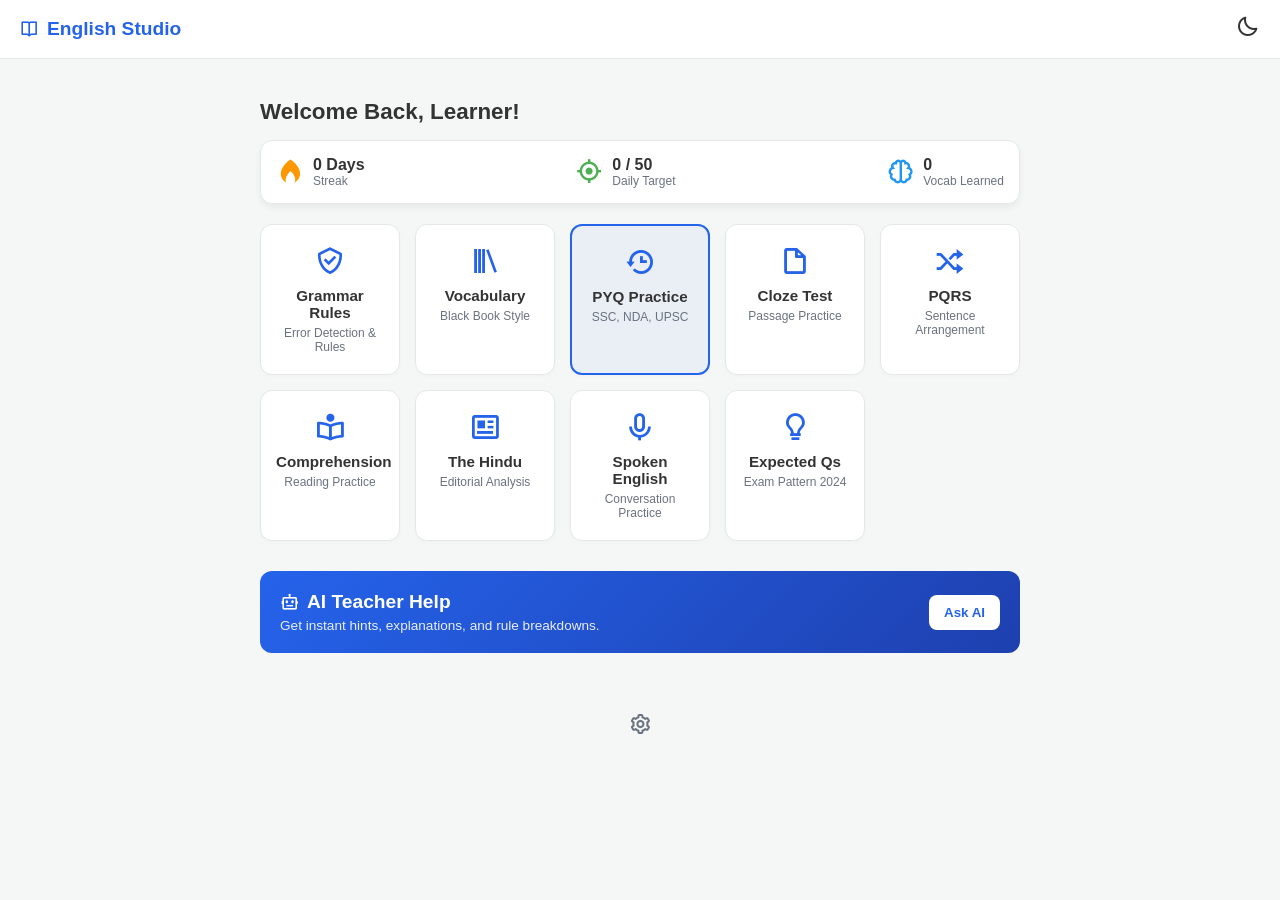
<file: index.html>
<!DOCTYPE html>
<html lang="en">
<head>
    <meta charset="UTF-8">
    <meta name="viewport" content="width=device-width, initial-scale=1.0">
    <title>English Learning Studio</title>
    <link rel="stylesheet" href="styles.css">
    <!-- Boxicons for modern, lightweight icons -->
    <link href='https://unpkg.com/boxicons@2.1.4/css/boxicons.min.css' rel='stylesheet'>
</head>
<body>

    <!-- Header -->
    <header class="top-header">
        <div class="logo">
            <i class='bx bx-book-open'></i>
            <span>English Studio</span>
        </div>
        <button id="theme-toggle" class="icon-btn">
            <i class='bx bx-moon'></i>
        </button>
    </header>

    <!-- Main Content -->
    <main class="container">
        
        <!-- Welcome & Progress Section -->
        <section class="progress-section">
            <h2>Welcome Back, Learner!</h2>
            <div class="stats-card">
                <div class="stat-item">
                    <i class='bx bxs-flame' style='color:#ff9800'></i>
                    <div>
                        <h4 id="streak-count">0 Days</h4>
                        <p>Streak</p>
                    </div>
                </div>
                <div class="stat-item">
                    <i class='bx bx-target-lock' style='color:#4caf50'></i>
                    <div>
                        <h4><span id="questions-done">0</span> / 50</h4>
                        <p>Daily Target</p>
                    </div>
                </div>
                <div class="stat-item">
                    <i class='bx bx-brain' style='color:#2196f3'></i>
                    <div>
                        <h4 id="vocab-learned">0</h4>
                        <p>Vocab Learned</p>
                    </div>
                </div>
            </div>
        </section>

        <!-- Learning Rooms Grid -->
        <section class="rooms-grid">
            
            <a href="grammar.html" class="room-card">
                <i class='bx bx-check-shield room-icon'></i>
                <h3>Grammar Rules</h3>
                <p>Error Detection & Rules</p>
            </a>

            <a href="vocab.html" class="room-card">
                <i class='bx bx-library room-icon'></i>
                <h3>Vocabulary</h3>
                <p>Black Book Style</p>
            </a>

            <a href="pyq.html" class="room-card highlight">
                <i class='bx bx-history room-icon'></i>
                <h3>PYQ Practice</h3>
                <p>SSC, NDA, UPSC</p>
            </a>

            <a href="cloze.html" class="room-card">
                <i class='bx bx-file-blank room-icon'></i>
                <h3>Cloze Test</h3>
                <p>Passage Practice</p>
            </a>

            <a href="pqrs.html" class="room-card">
                <i class='bx bx-shuffle room-icon'></i>
                <h3>PQRS</h3>
                <p>Sentence Arrangement</p>
            </a>

            <a href="rc.html" class="room-card">
                <i class='bx bx-book-reader room-icon'></i>
                <h3>Comprehension</h3>
                <p>Reading Practice</p>
            </a>

            <a href="editorial.html" class="room-card">
                <i class='bx bx-news room-icon'></i>
                <h3>The Hindu</h3>
                <p>Editorial Analysis</p>
            </a>

            <a href="spoken.html" class="room-card">
                <i class='bx bx-microphone room-icon'></i>
                <h3>Spoken English</h3>
                <p>Conversation Practice</p>
            </a>
            
            <a href="expected.html" class="room-card">
                <i class='bx bx-bulb room-icon'></i>
                <h3>Expected Qs</h3>
                <p>Exam Pattern 2024</p>
            </a>

        </section>

        <!-- AI Teacher Feature -->
        <section class="ai-section">
            <div class="ai-card">
                <div class="ai-info">
                    <h3><i class='bx bx-bot'></i> AI Teacher Help</h3>
                    <p>Get instant hints, explanations, and rule breakdowns.</p>
                </div>
                <button class="ai-btn" onclick="alert('AI Teacher module will be added in Phase 2!')">Ask AI</button>
            </div>
        </section>

    </main>

    <script src="app.js"></script>
</body>
</html>
        <!-- Admin Settings Icon (At the bottom of index.html) -->
        <div style="text-align: center; margin-top: 40px;">
            <a href="admin.html" style="color: var(--text-muted); text-decoration: none; font-size: 1.5rem;">
                <i class='bx bx-cog'></i>
            </a>
        </div>
</file>
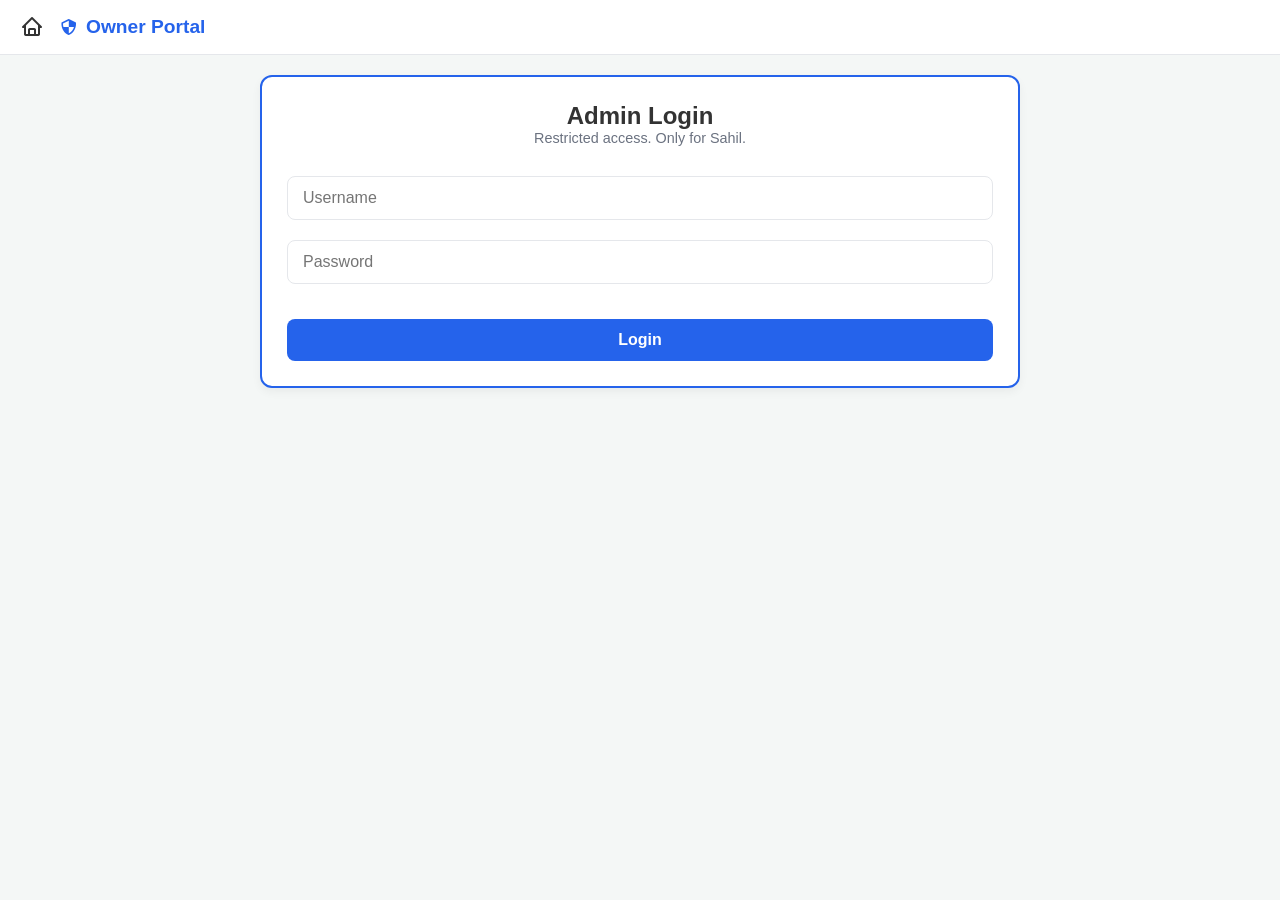
<file: admin.html>
<!DOCTYPE html>
<html lang="en">
<head>
    <meta charset="UTF-8">
    <meta name="viewport" content="width=device-width, initial-scale=1.0">
    <title>Admin Panel - English Studio</title>
    <link rel="stylesheet" href="styles.css">
    <link href='https://unpkg.com/boxicons@2.1.4/css/boxicons.min.css' rel='stylesheet'>
</head>
<body>

    <header class="page-header">
        <a href="index.html" class="back-btn"><i class='bx bx-home'></i></a>
        <div class="logo">
            <i class='bx bx-shield-quarter'></i>
            <span>Owner Portal</span>
        </div>
    </header>

    <main class="container">
        <!-- Login Section -->
        <div id="login-section" class="admin-card">
            <h2>Admin Login</h2>
            <p style="color: var(--text-muted); font-size: 0.9rem; margin-bottom: 20px;">Restricted access. Only for Sahil.</p>
            
            <input type="text" id="admin-user" class="search-bar" placeholder="Username" style="margin-bottom: 10px;">
            <input type="password" id="admin-pass" class="search-bar" placeholder="Password" style="margin-bottom: 20px;">
            
            <button class="learn-btn" onclick="checkLogin()">Login</button>
            <p id="login-error" style="color: #f44336; margin-top: 10px; display: none; font-weight: bold;">Incorrect Username or Password!</p>
        </div>

        <!-- Admin Dashboard (Hidden by default) -->
        <div id="admin-dashboard" style="display: none;">
            <h2 class="section-title">Upload Study Source</h2>
            
            <div class="admin-card">
                <label style="font-weight: bold; margin-bottom: 10px; display: block;">1. Select Target Room</label>
                <select id="target-room" class="search-bar">
                    <option value="rc">Reading Comprehension</option>
                    <option value="vocab">Vocabulary</option>
                    <option value="pyq">PYQ Practice</option>
                </select>

                <label style="font-weight: bold; margin: 15px 0 10px 0; display: block;">2. Upload PDF/Text Source</label>
                <div class="upload-box">
                    <i class='bx bx-cloud-upload' style='font-size: 3rem; color: var(--primary-color);'></i>
                    <p>Tap to select file (PDF, TXT)</p>
                    <input type="file" id="file-upload" style="display:none;">
                    <button class="option-btn" onclick="document.getElementById('file-upload').click()" style="margin-top: 10px;">Choose File</button>
                </div>

                <label style="font-weight: bold; margin: 15px 0 10px 0; display: block;">3. Or Paste Content Manually</label>
                <textarea class="search-bar" rows="5" placeholder="Paste The Hindu editorial or grammar rules here..."></textarea>

                <button class="learn-btn" onclick="generateQuestions()" style="margin-top: 20px; background-color: #4caf50;">
                    <i class='bx bx-cog'></i> Generate AI Questions
                </button>
            </div>
        </div>
    </main>

    <script src="app.js"></script>
    <script src="admin.js"></script>
</body>
</html>
</file>
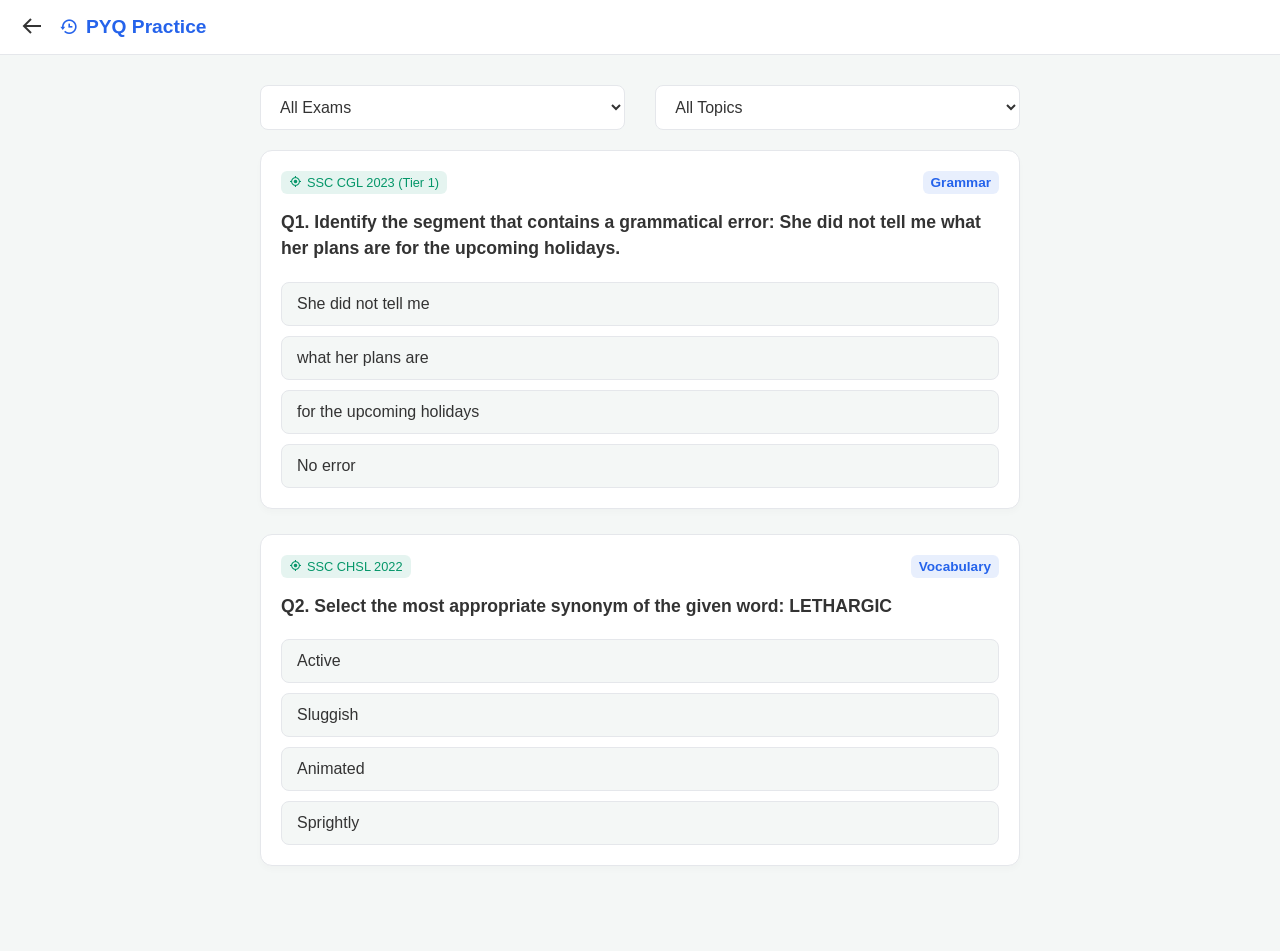
<file: pyq.html>
<!DOCTYPE html>
<html lang="en">
<head>
    <meta charset="UTF-8">
    <meta name="viewport" content="width=device-width, initial-scale=1.0">
    <title>PYQ Practice - English Studio</title>
    <link rel="stylesheet" href="styles.css">
    <link href='https://unpkg.com/boxicons@2.1.4/css/boxicons.min.css' rel='stylesheet'>
</head>
<body>

    <header class="page-header">
        <a href="index.html" class="back-btn"><i class='bx bx-arrow-back'></i></a>
        <div class="logo">
            <i class='bx bx-history'></i>
            <span>PYQ Practice</span>
        </div>
    </header>

    <main class="container">
        <!-- Filters (For future expansion) -->
        <div class="filter-section">
            <select id="exam-filter" class="search-bar" style="width: 48%; display: inline-block;">
                <option value="all">All Exams</option>
                <option value="SSC CGL">SSC CGL</option>
                <option value="SSC CHSL">SSC CHSL</option>
            </select>
            <select id="topic-filter" class="search-bar" style="width: 48%; display: inline-block; float: right;">
                <option value="all">All Topics</option>
                <option value="Grammar">Grammar</option>
                <option value="Vocabulary">Vocabulary</option>
            </select>
        </div>

        <div id="quiz-container">
            <!-- Questions will be injected here via JavaScript -->
        </div>
    </main>

    <script src="app.js"></script>
    <script src="pyq.js"></script>
</body>
</html>
</file>
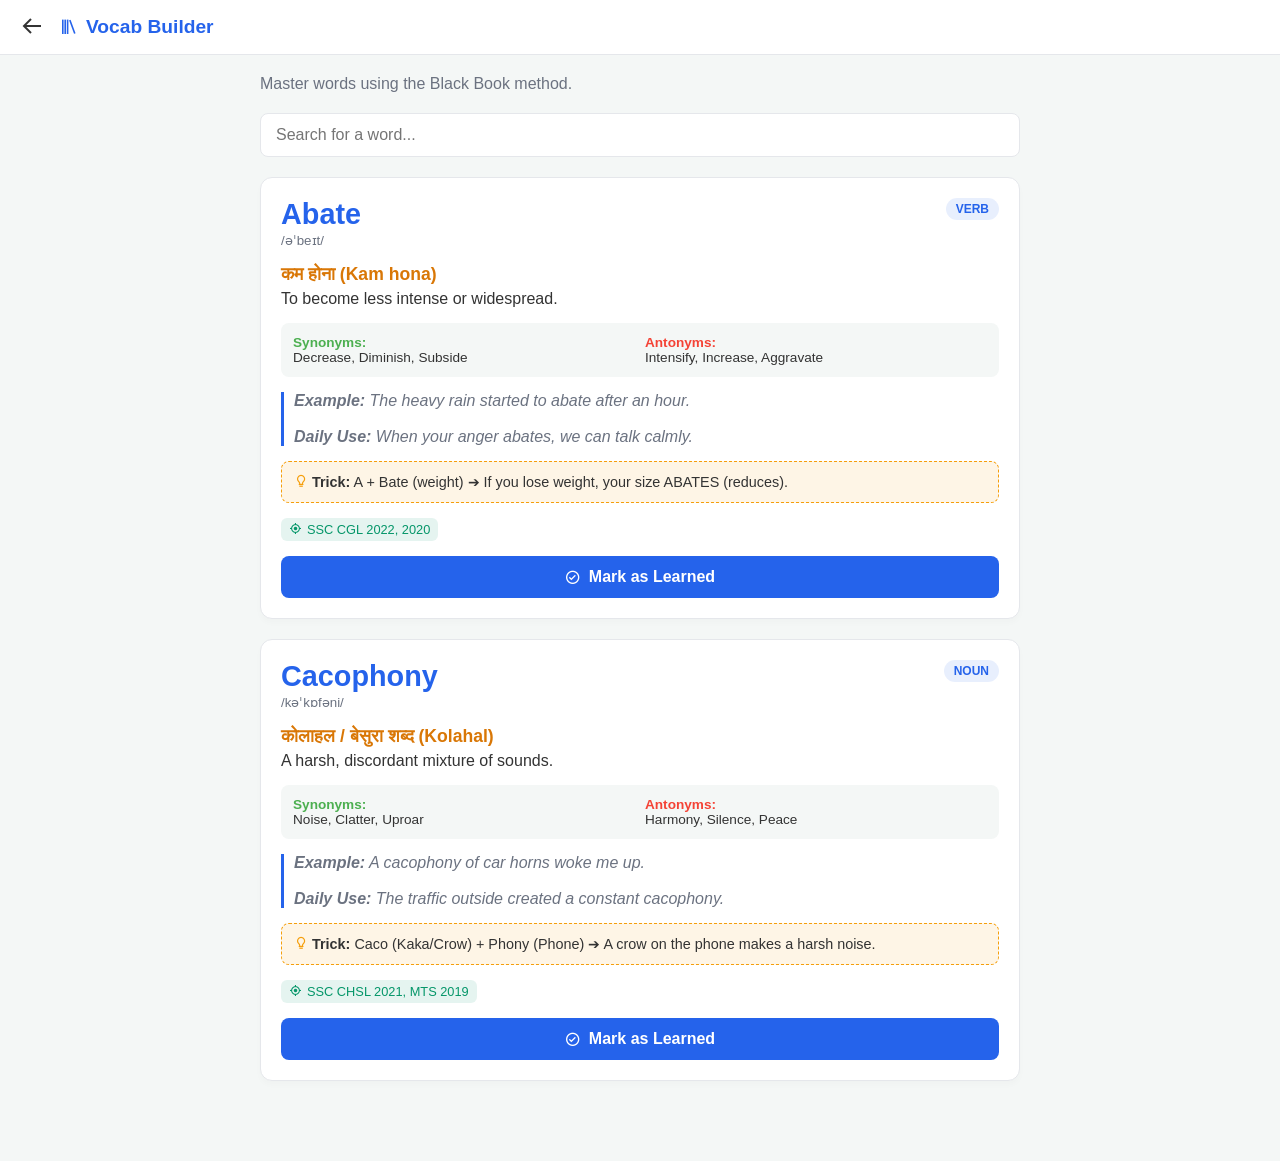
<file: vocab.html>
<!DOCTYPE html>
<html lang="en">
<head>
    <meta charset="UTF-8">
    <meta name="viewport" content="width=device-width, initial-scale=1.0">
    <title>Vocabulary - English Studio</title>
    <link rel="stylesheet" href="styles.css">
    <!-- Icons -->
    <link href='https://unpkg.com/boxicons@2.1.4/css/boxicons.min.css' rel='stylesheet'>
</head>
<body>

    <!-- Top Header with Back Button -->
    <header class="page-header">
        <a href="index.html" class="back-btn"><i class='bx bx-arrow-back'></i></a>
        <div class="logo">
            <i class='bx bx-library'></i>
            <span>Vocab Builder</span>
        </div>
    </header>

    <main class="container">
        <p style="color: var(--text-muted); margin-bottom: 10px;">Master words using the Black Book method.</p>
        
        <input type="text" id="search-vocab" class="search-bar" placeholder="Search for a word...">

        <!-- Vocabulary Cards will appear inside this div automatically -->
        <div id="vocab-list"></div>
    </main>

    <!-- Scripts -->
    <script src="app.js"></script>
    <script src="vocab.js"></script>
</body>
</html>
</file>
<file: styles.css>
/* Core Variables & Theming */
:root {
    --bg-color: #f4f7f6;
    --text-color: #333333;
    --card-bg: #ffffff;
    --primary-color: #2563eb;
    --secondary-color: #1e40af;
    --border-color: #e5e7eb;
    --text-muted: #6b7280;
}

.dark-theme {
    --bg-color: #121212;
    --text-color: #f3f4f6;
    --card-bg: #1e1e1e;
    --primary-color: #3b82f6;
    --secondary-color: #60a5fa;
    --border-color: #374151;
    --text-muted: #9ca3af;
}

/* Base Reset */
* {
    margin: 0;
    padding: 0;
    box-sizing: border-box;
    font-family: -apple-system, BlinkMacSystemFont, "Segoe UI", Roboto, Helvetica, Arial, sans-serif;
}

body {
    background-color: var(--bg-color);
    color: var(--text-color);
    transition: background-color 0.3s, color 0.3s;
    padding-bottom: 40px;
}

/* Layout */
.container {
    padding: 20px;
    max-width: 800px;
    margin: 0 auto;
}

/* Header */
.top-header {
    display: flex;
    justify-content: space-between;
    align-items: center;
    padding: 15px 20px;
    background-color: var(--card-bg);
    border-bottom: 1px solid var(--border-color);
    position: sticky;
    top: 0;
    z-index: 100;
}

.logo {
    display: flex;
    align-items: center;
    gap: 8px;
    font-size: 1.2rem;
    font-weight: 700;
    color: var(--primary-color);
}

.icon-btn {
    background: none;
    border: none;
    font-size: 1.5rem;
    color: var(--text-color);
    cursor: pointer;
}

/* Progress Section */
.progress-section {
    margin: 20px 0;
}

.progress-section h2 {
    font-size: 1.4rem;
    margin-bottom: 15px;
}

.stats-card {
    display: flex;
    justify-content: space-between;
    background-color: var(--card-bg);
    padding: 15px;
    border-radius: 12px;
    box-shadow: 0 4px 6px rgba(0,0,0,0.05);
    border: 1px solid var(--border-color);
}

.stat-item {
    display: flex;
    align-items: center;
    gap: 8px;
}

.stat-item i {
    font-size: 1.8rem;
}

.stat-item h4 {
    font-size: 1rem;
}

.stat-item p {
    font-size: 0.75rem;
    color: var(--text-muted);
}

/* Learning Rooms Grid */
.rooms-grid {
    display: grid;
    grid-template-columns: repeat(auto-fit, minmax(140px, 1fr));
    gap: 15px;
    margin-bottom: 30px;
}

.room-card {
    background-color: var(--card-bg);
    padding: 20px 15px;
    border-radius: 12px;
    text-align: center;
    text-decoration: none;
    color: var(--text-color);
    border: 1px solid var(--border-color);
    box-shadow: 0 2px 4px rgba(0,0,0,0.02);
    transition: transform 0.2s, box-shadow 0.2s;
}

.room-card:active {
    transform: scale(0.98);
}

.room-icon {
    font-size: 2rem;
    color: var(--primary-color);
    margin-bottom: 10px;
}

.room-card h3 {
    font-size: 0.95rem;
    margin-bottom: 5px;
}

.room-card p {
    font-size: 0.75rem;
    color: var(--text-muted);
}

/* Highlight important feature (PYQ) */
.room-card.highlight {
    border: 2px solid var(--primary-color);
    background-color: rgba(37, 99, 235, 0.05);
}

/* AI Section */
.ai-card {
    display: flex;
    justify-content: space-between;
    align-items: center;
    background: linear-gradient(135deg, var(--primary-color), var(--secondary-color));
    padding: 20px;
    border-radius: 12px;
    color: white;
}

.ai-info h3 {
    display: flex;
    align-items: center;
    gap: 8px;
    font-size: 1.2rem;
    margin-bottom: 5px;
}

.ai-info p {
    font-size: 0.85rem;
    opacity: 0.9;
}

.ai-btn {
    background-color: white;
    color: var(--primary-color);
    border: none;
    padding: 10px 15px;
    border-radius: 8px;
    font-weight: 600;
    cursor: pointer;
}
/* =========================================
   Vocabulary Room Styles 
   ========================================= */
.page-header {
    display: flex;
    align-items: center;
    gap: 15px;
    padding: 15px 20px;
    background-color: var(--card-bg);
    border-bottom: 1px solid var(--border-color);
    position: sticky;
    top: 0;
    z-index: 100;
}

.back-btn {
    color: var(--text-color);
    font-size: 1.5rem;
    text-decoration: none;
    display: flex;
    align-items: center;
}

.search-bar {
    width: 100%;
    padding: 12px 15px;
    border: 1px solid var(--border-color);
    border-radius: 8px;
    background-color: var(--card-bg);
    color: var(--text-color);
    margin: 10px 0 20px 0;
    font-size: 1rem;
    outline: none;
}

.search-bar:focus {
    border-color: var(--primary-color);
}

.vocab-card {
    background-color: var(--card-bg);
    border: 1px solid var(--border-color);
    border-radius: 12px;
    padding: 20px;
    margin-bottom: 20px;
    box-shadow: 0 4px 6px rgba(0,0,0,0.02);
}

.vocab-header {
    display: flex;
    justify-content: space-between;
    align-items: flex-start;
    margin-bottom: 15px;
}

.word-title {
    font-size: 1.8rem;
    color: var(--primary-color);
    font-weight: 700;
}

.pos-badge {
    background-color: rgba(37, 99, 235, 0.1);
    color: var(--primary-color);
    padding: 4px 10px;
    border-radius: 20px;
    font-size: 0.75rem;
    font-weight: bold;
    text-transform: uppercase;
}

.meaning-box {
    margin-bottom: 15px;
}

.hindi-meaning {
    font-size: 1.1rem;
    font-weight: bold;
    color: #d97706; /* Amber color for easy reading */
    margin-bottom: 5px;
}

.syn-ant-grid {
    display: grid;
    grid-template-columns: 1fr 1fr;
    gap: 10px;
    background-color: var(--bg-color);
    padding: 12px;
    border-radius: 8px;
    margin-bottom: 15px;
    font-size: 0.85rem;
}

.example-box {
    border-left: 3px solid var(--primary-color);
    padding-left: 10px;
    margin-bottom: 15px;
    font-style: italic;
    color: var(--text-muted);
}

.mnemonic-box {
    background-color: rgba(245, 158, 11, 0.1);
    border: 1px dashed #f59e0b;
    padding: 12px;
    border-radius: 8px;
    margin-bottom: 15px;
    font-size: 0.9rem;
}

.exam-tag {
    display: inline-flex;
    align-items: center;
    gap: 5px;
    font-size: 0.8rem;
    color: #059669;
    background-color: rgba(5, 150, 105, 0.1);
    padding: 4px 8px;
    border-radius: 6px;
}

.learn-btn {
    width: 100%;
    padding: 12px;
    margin-top: 15px;
    border: none;
    border-radius: 8px;
    background-color: var(--primary-color);
    color: white;
    font-size: 1rem;
    font-weight: bold;
    cursor: pointer;
    transition: background-color 0.2s;
    display: flex;
    justify-content: center;
    align-items: center;
    gap: 8px;
}

.learn-btn.learned {
    background-color: #4caf50;
}
/* =========================================
   Quiz / PYQ Room Styles 
   ========================================= */
.quiz-card {
    background-color: var(--card-bg);
    border: 1px solid var(--border-color);
    border-radius: 12px;
    padding: 20px;
    margin-bottom: 25px;
    box-shadow: 0 4px 6px rgba(0,0,0,0.02);
}

.quiz-header {
    display: flex;
    justify-content: space-between;
    margin-bottom: 15px;
    font-size: 0.85rem;
}

.topic-tag {
    background-color: rgba(37, 99, 235, 0.1);
    color: var(--primary-color);
    padding: 4px 8px;
    border-radius: 6px;
    font-weight: 600;
}

.question-text {
    font-size: 1.1rem;
    font-weight: 600;
    margin-bottom: 20px;
    line-height: 1.5;
}

.options-grid {
    display: flex;
    flex-direction: column;
    gap: 10px;
}

.option-btn {
    background-color: var(--bg-color);
    color: var(--text-color);
    border: 1px solid var(--border-color);
    padding: 12px 15px;
    border-radius: 8px;
    font-size: 1rem;
    text-align: left;
    cursor: pointer;
    transition: all 0.2s;
}

.option-btn:hover {
    border-color: var(--primary-color);
}

/* Correct and Incorrect States */
.option-btn.correct {
    background-color: #4caf50;
    color: white;
    border-color: #4caf50;
}

.option-btn.wrong {
    background-color: #f44336;
    color: white;
    border-color: #f44336;
}

.option-btn:disabled {
    cursor: not-allowed;
}

.explanation-box {
    display: none;
    margin-top: 15px;
    padding: 15px;
    background-color: rgba(37, 99, 235, 0.05);
    border-left: 4px solid var(--primary-color);
    border-radius: 0 8px 8px 0;
    font-size: 0.9rem;
    line-height: 1.5;
}

.explanation-box.show {
    display: block;
    animation: fadeIn 0.3s ease-in;
}

@keyframes fadeIn {
    from { opacity: 0; transform: translateY(-5px); }
    to { opacity: 1; transform: translateY(0); }
}/* =========================================
   Admin Panel Styles 
   ========================================= */
.admin-card {
    background-color: var(--card-bg);
    border: 2px solid var(--primary-color);
    border-radius: 12px;
    padding: 25px;
    box-shadow: 0 4px 10px rgba(0,0,0,0.05);
    text-align: center;
}

.admin-card label {
    text-align: left;
}

.upload-box {
    border: 2px dashed var(--border-color);
    padding: 30px;
    border-radius: 12px;
    background-color: rgba(37, 99, 235, 0.02);
    margin-bottom: 20px;
}
</file>
